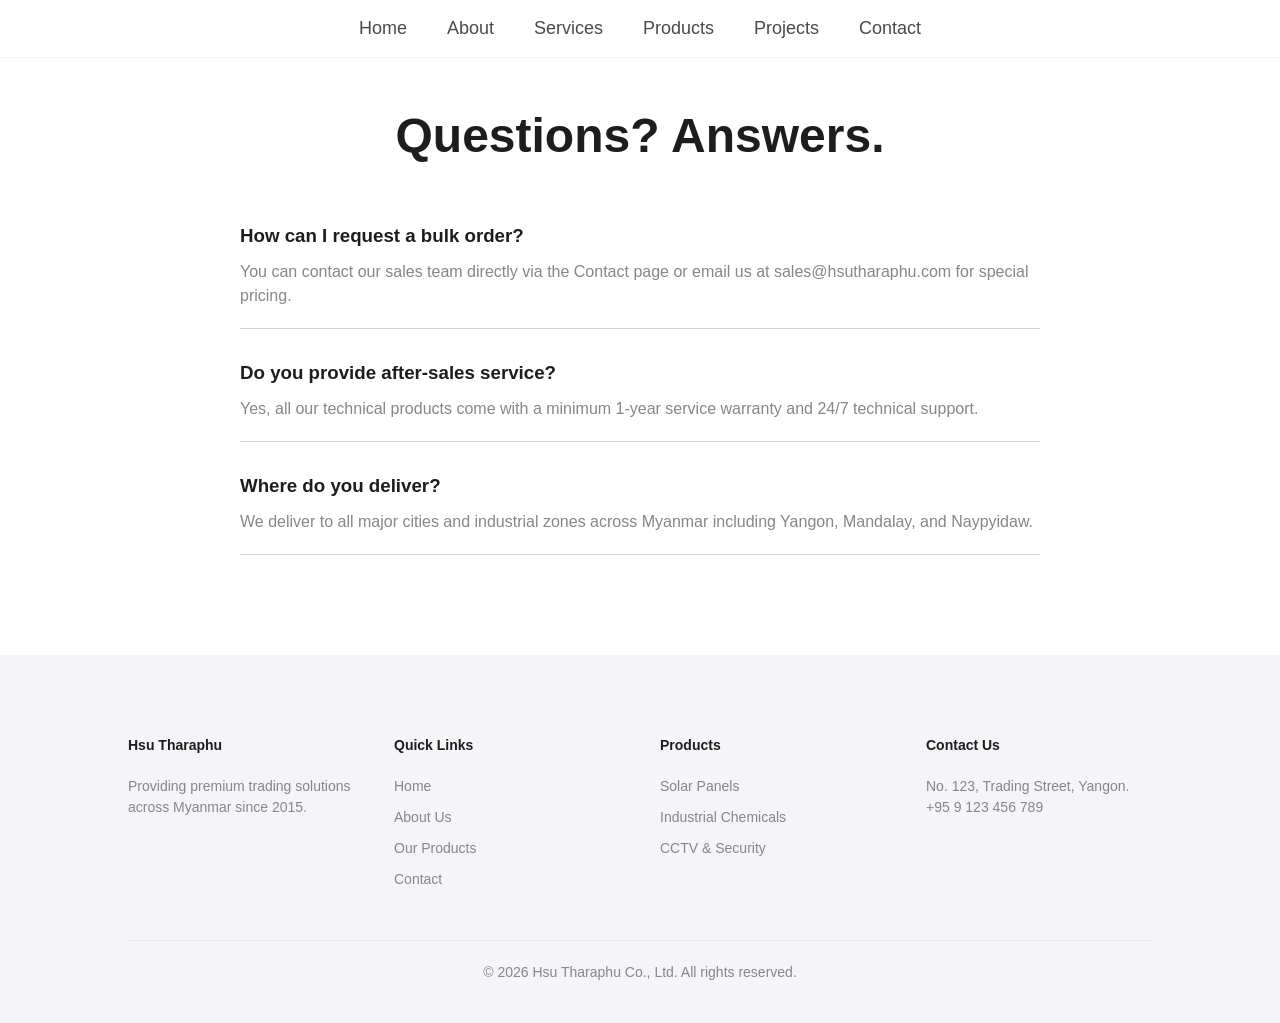
<file: faq.html>
<!DOCTYPE html>
<html lang="en">
<head>
    <meta charset="UTF-8">
    <meta name="viewport" content="width=device-width, initial-scale=1.0">
    <title>FAQ | Hsu Tharaphu</title>
    <link rel="stylesheet" href="style.css">
</head>
<body>
    <nav><a href="index.html">Home</a><a href="about.html">About</a><a href="services.html">Services</a><a href="products.html">Products</a><a href="projects.html">Projects</a><a href="contact.html">Contact</a></nav>

    <section style="max-width: 800px; margin: 100px auto;">
        <h1 style="font-size: 3rem; text-align: center; margin-bottom: 50px;">Questions? Answers.</h1>
        
        <div style="margin-bottom: 30px; border-bottom: 1px solid #d2d2d7; padding-bottom: 20px;">
            <h3>How can I request a bulk order?</h3>
            <p style="color: var(--gray); margin-top: 10px;">You can contact our sales team directly via the Contact page or email us at sales@hsutharaphu.com for special pricing.</p>
        </div>

        <div style="margin-bottom: 30px; border-bottom: 1px solid #d2d2d7; padding-bottom: 20px;">
            <h3>Do you provide after-sales service?</h3>
            <p style="color: var(--gray); margin-top: 10px;">Yes, all our technical products come with a minimum 1-year service warranty and 24/7 technical support.</p>
        </div>

        <div style="margin-bottom: 30px; border-bottom: 1px solid #d2d2d7; padding-bottom: 20px;">
            <h3>Where do you deliver?</h3>
            <p style="color: var(--gray); margin-top: 10px;">We deliver to all major cities and industrial zones across Myanmar including Yangon, Mandalay, and Naypyidaw.</p>
        </div>
    </section>
</body>
</html>
<footer>
    <div class="footer-grid">
        <div class="footer-column">
            <h4>Hsu Tharaphu</h4>
            <p>Providing premium trading solutions across Myanmar since 2015.</p>
        </div>
        <div class="footer-column">
            <h4>Quick Links</h4>
            <ul>
                <li><a href="index.html">Home</a></li>
                <li><a href="about.html">About Us</a></li>
                <li><a href="products.html">Our Products</a></li>
                <li><a href="contact.html">Contact</a></li>
            </ul>
        </div>
        <div class="footer-column">
            <h4>Products</h4>
            <ul>
                <li><a href="products.html">Solar Panels</a></li>
                <li><a href="products.html">Industrial Chemicals</a></li>
                <li><a href="products.html">CCTV & Security</a></li>
            </ul>
        </div>
        <div class="footer-column">
            <h4>Contact Us</h4>
            <p>No. 123, Trading Street, Yangon.<br>+95 9 123 456 789</p>
        </div>
    </div>
    <hr style="opacity: 0.1; margin-bottom: 20px;">
    <p style="text-align: center;">© 2026 Hsu Tharaphu Co., Ltd. All rights reserved.</p>
</footer>

<!-- Scroll to Top Button -->
<button id="scrollTop" onclick="window.scrollTo({top: 0, behavior: 'smooth'})">↑</button>

<script>
    // Scroll လုပ်ရင် ခလုတ်လေး ပေါ်လာစေဖို့
    window.onscroll = function() {
        let btn = document.getElementById("scrollTop");
        if (document.body.scrollTop > 300 || document.documentElement.scrollTop > 300) {
            btn.style.display = "flex";
        } else {
            btn.style.display = "none";
        }
    };
</script>
</file>
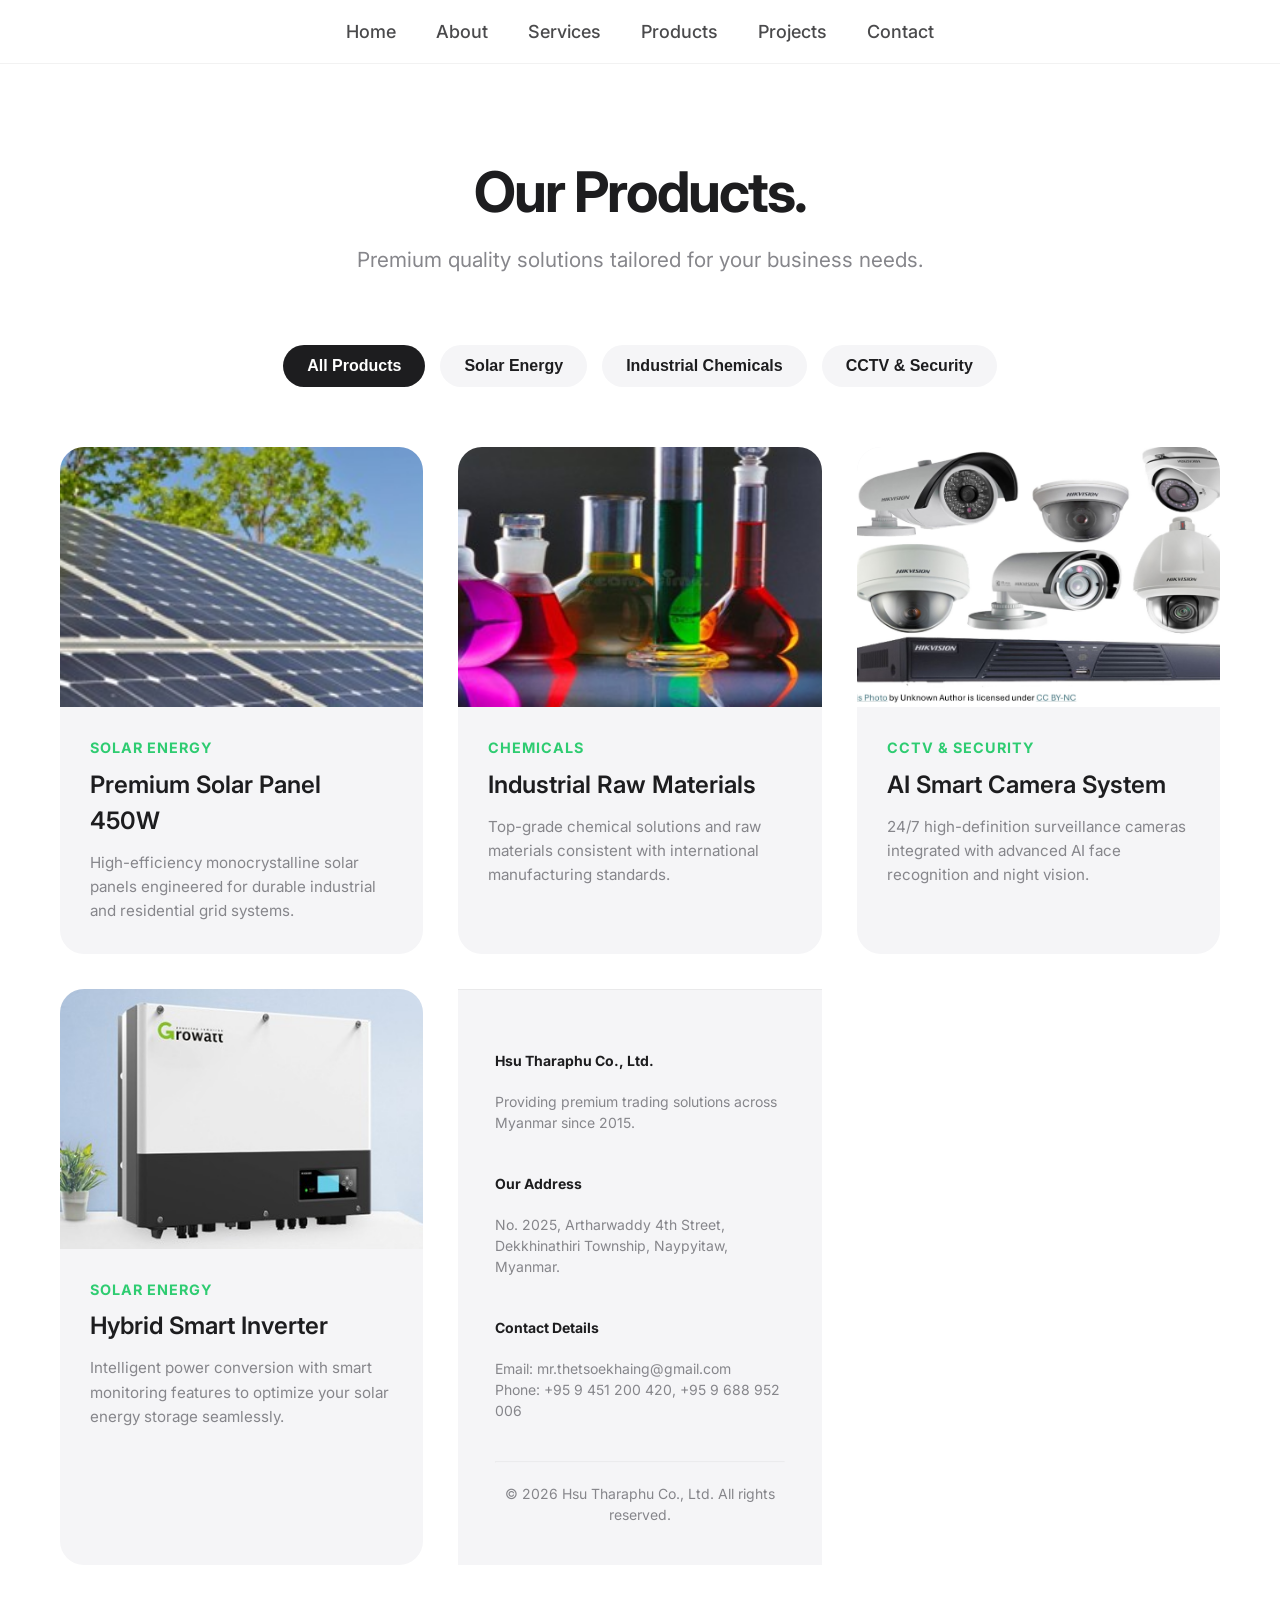
<file: products.html>
<!DOCTYPE html>
<html lang="en">
<head>
    <meta charset="UTF-8">
    <meta name="viewport" content="width=device-width, initial-scale=1.0">
    <title>Products | Hsu Tharaphu Co., Ltd.</title>
    <link rel="stylesheet" href="style.css">
    <link href="https://fonts.googleapis.com/css2?family=Inter:wght@300;400;600;700&display=swap" rel="stylesheet">
    <style>
        :root { --primary-green: #2ecc71; --dark: #1d1d1f; --gray: #86868b; --light-bg: #f5f5f7; }
        body { font-family: 'Inter', sans-serif; margin: 0; background: #fff; color: var(--dark); }
        
        nav { background: rgba(255, 255, 255, 0.8); backdrop-filter: blur(20px); position: fixed; top: 0; width: 100%; z-index: 1000; display: flex; justify-content: center; padding: 18px 0; border-bottom: 1px solid rgba(0,0,0,0.05); }
        nav a { color: var(--dark); text-decoration: none; font-size: 18px; font-weight: 500; margin: 0 20px; transition: 0.3s; }
        nav a:hover { color: var(--primary-green); }

        .products-hero { padding: 150px 20px 40px; text-align: center; }
        .products-hero h1 { font-size: 3.5rem; font-weight: 700; letter-spacing: -2px; margin: 0; }
        .products-hero p { font-size: 1.3rem; color: var(--gray); margin-top: 10px; }

        .tab-container { display: flex; justify-content: center; gap: 15px; margin: 30px auto 60px; max-width: 800px; padding: 0 20px; }
        .tab-btn { padding: 12px 24px; border: none; background: var(--light-bg); color: var(--dark); border-radius: 30px; font-size: 1rem; font-weight: 600; cursor: pointer; transition: 0.3s; }
        .tab-btn:hover { background: #e8e8ed; }
        .tab-btn.active { background: var(--dark); color: white; }

        .products-wrapper { max-width: 1200px; margin: 0 auto 100px; padding: 0 20px; box-sizing: border-box; }
        .products-grid { display: grid; grid-template-columns: repeat(auto-fill, minmax(320px, 1fr)); gap: 35px; }
        
        .product-card { background: var(--light-bg); border-radius: 24px; overflow: hidden; transition: 0.4s ease; display: block; }
        .product-card:hover { transform: translateY(-10px); box-shadow: 0 20px 40px rgba(0,0,0,0.08); }
        
        /* ပုံမရှိရင်တောင် လှပနေစေမယ့် Box ပုံစံ ပြင်ဆင်ထားပါတယ် */
        .product-img-box { height: 260px; overflow: hidden; background: #e8e8ed; display: flex; align-items: center; justify-content: center; color: #bcccbd; font-weight: 600; }
        .product-img-box img { width: 100%; height: 100%; object-fit: cover; display: block; }

        .product-info { padding: 30px; }
        .product-info h4 { color: var(--primary-green); margin: 0 0 8px; font-size: 0.9rem; text-transform: uppercase; letter-spacing: 1px; }
        .product-info h3 { margin: 0 0 12px; font-size: 1.5rem; font-weight: 600; }
        .product-info p { margin: 0; color: var(--gray); font-size: 0.95rem; line-height: 1.6; }

        footer { background: var(--light-bg); padding: 60px 10% 40px; color: var(--gray); font-size: 14px; border-top: 1px solid rgba(0,0,0,0.05); }
        .footer-grid { display: grid; grid-template-columns: repeat(auto-fit, minmax(250px, 1fr)); gap: 40px; margin-bottom: 40px; }
        .footer-column h4 { color: var(--dark); margin-bottom: 20px; }

        @media (max-width: 768px) {
            .products-hero h1 { font-size: 2.5rem; }
            .tab-container { overflow-x: auto; justify-content: flex-start; white-space: nowrap; padding-bottom: 10px; }
            .tab-btn { padding: 10px 20px; font-size: 0.9rem; }
        }
    </style>
</head>
<body>

    <nav>
        <a href="index.html">Home</a>
        <a href="about.html">About</a>
        <a href="services.html">Services</a>
        <a href="products.html">Products</a>
        <a href="projects.html">Projects</a>
        <a href="contact.html">Contact</a>
    </nav>

    <header class="products-hero">
        <h1>Our Products.</h1>
        <p>Premium quality solutions tailored for your business needs.</p>
    </header>

    <div class="tab-container">
        <button class="tab-btn active" onclick="filterProducts('all')">All Products</button>
        <button class="tab-btn" onclick="filterProducts('solar')">Solar Energy</button>
        <button class="tab-btn" onclick="filterProducts('chemical')">Industrial Chemicals</button>
        <button class="tab-btn" onclick="filterProducts('security')">CCTV & Security</button>
    </div>

    <div class="products-wrapper">
        <div class="products-grid">
            
            <!-- Product 1: Solar -->
<div class="product-card" data-category="solar">
    <div class="product-img-box">
        <!-- အကယ်၍ ပုံက .jpg ဖြစ်လျှင် solar.jpg ၊ .jpeg ဖြစ်လျှင် solar.jpeg ဟု ပြင်ပါ -->
        <img src="./images/solar.jpg" alt="Solar Panel"> 
    </div>
    <div class="product-info">
        <h4>Solar Energy</h4>
        <h3>Premium Solar Panel 450W</h3>
        <p>High-efficiency monocrystalline solar panels engineered for durable industrial and residential grid systems.</p>
    </div>
</div>

<!-- Product 2: Chemical -->
<div class="product-card" data-category="chemical">
    <div class="product-img-box">
        <!-- သင့် folder ထဲက အမည်အတိုင်း chemicals.jpg (သို့) chemicals.jpeg ဟု ပြင်ပါ -->
        <img src="./images/chemicals.jpg" alt="Industrial Chemicals">
    </div>
    <div class="product-info">
        <h4>Chemicals</h4>
        <h3>Industrial Raw Materials</h3>
        <p>Top-grade chemical solutions and raw materials consistent with international manufacturing standards.</p>
    </div>
</div>

<!-- Product 3: Security -->
<div class="product-card" data-category="security">
    <div class="product-img-box">
        <!-- သင့် folder ထဲက အမည်အတိုင်း cctv.jpg (သို့) cctv.jpeg ဟု ပြင်ပါ -->
        <img src="././images/cctv.jpg" alt="CCTV Security">
    </div>
    <div class="product-info">
        <h4>CCTV & Security</h4>
        <h3>AI Smart Camera System</h3>
        <p>24/7 high-definition surveillance cameras integrated with advanced AI face recognition and night vision.</p>
    </div>
</div>

<!-- Product 4: Solar Inverter -->
<div class="product-card" data-category="solar">
    <div class="product-img-box">
        <!-- သင့် folder ထဲက အမည်အတိုင်း inverter.jpg (သို့) inverter.jpeg ဟု ပြင်ပါ -->
        <img src="./images/inverter.jpg" alt="Solar Inverter">
    </div>
    <div class="product-info">
        <h4>Solar Energy</h4>
        <h3>Hybrid Smart Inverter</h3>
        <p>Intelligent power conversion with smart monitoring features to optimize your solar energy storage seamlessly.</p>

        </div>
    </div>

    <footer>
        <div class="footer-grid">
            <div class="footer-column">
                <h4 style="color: var(--dark);">Hsu Tharaphu Co., Ltd.</h4>
                <p>Providing premium trading solutions across Myanmar since 2015.</p>
            </div>
            <div class="footer-column">
                <h4>Our Address</h4>
                <p>No. 2025, Artharwaddy 4th Street, Dekkhinathiri Township, Naypyitaw, Myanmar.</p>
            </div>
            <div class="footer-column">
                <h4>Contact Details</h4>
                <p>
                    Email: mr.thetsoekhaing@gmail.com<br>
                    Phone: +95 9 451 200 420, +95 9 688 952 006
                </p>
            </div>
        </div>
        <hr style="opacity: 0.1; margin-bottom: 20px;">
        <p style="text-align: center;">© 2026 Hsu Tharaphu Co., Ltd. All rights reserved.</p>
    </footer>

    <script>
        function filterProducts(category) {
            const buttons = document.querySelectorAll('.tab-btn');
            buttons.forEach(btn => btn.classList.remove('active'));
            
            // click ဖြစ်တဲ့ button ကို active ပြောင်းခြင်း
            if(event) {
                event.target.classList.add('active');
            }

            const cards = document.querySelectorAll('.product-card');
            cards.forEach(card => {
                if (category === 'all') {
                    card.style.display = 'block';
                } else {
                    if (card.getAttribute('data-category') === category) {
                        card.style.display = 'block';
                    } else {
                        card.style.display = 'none';
                    }
                }
            });
        }
    </script>

</body>
</html>
</file>
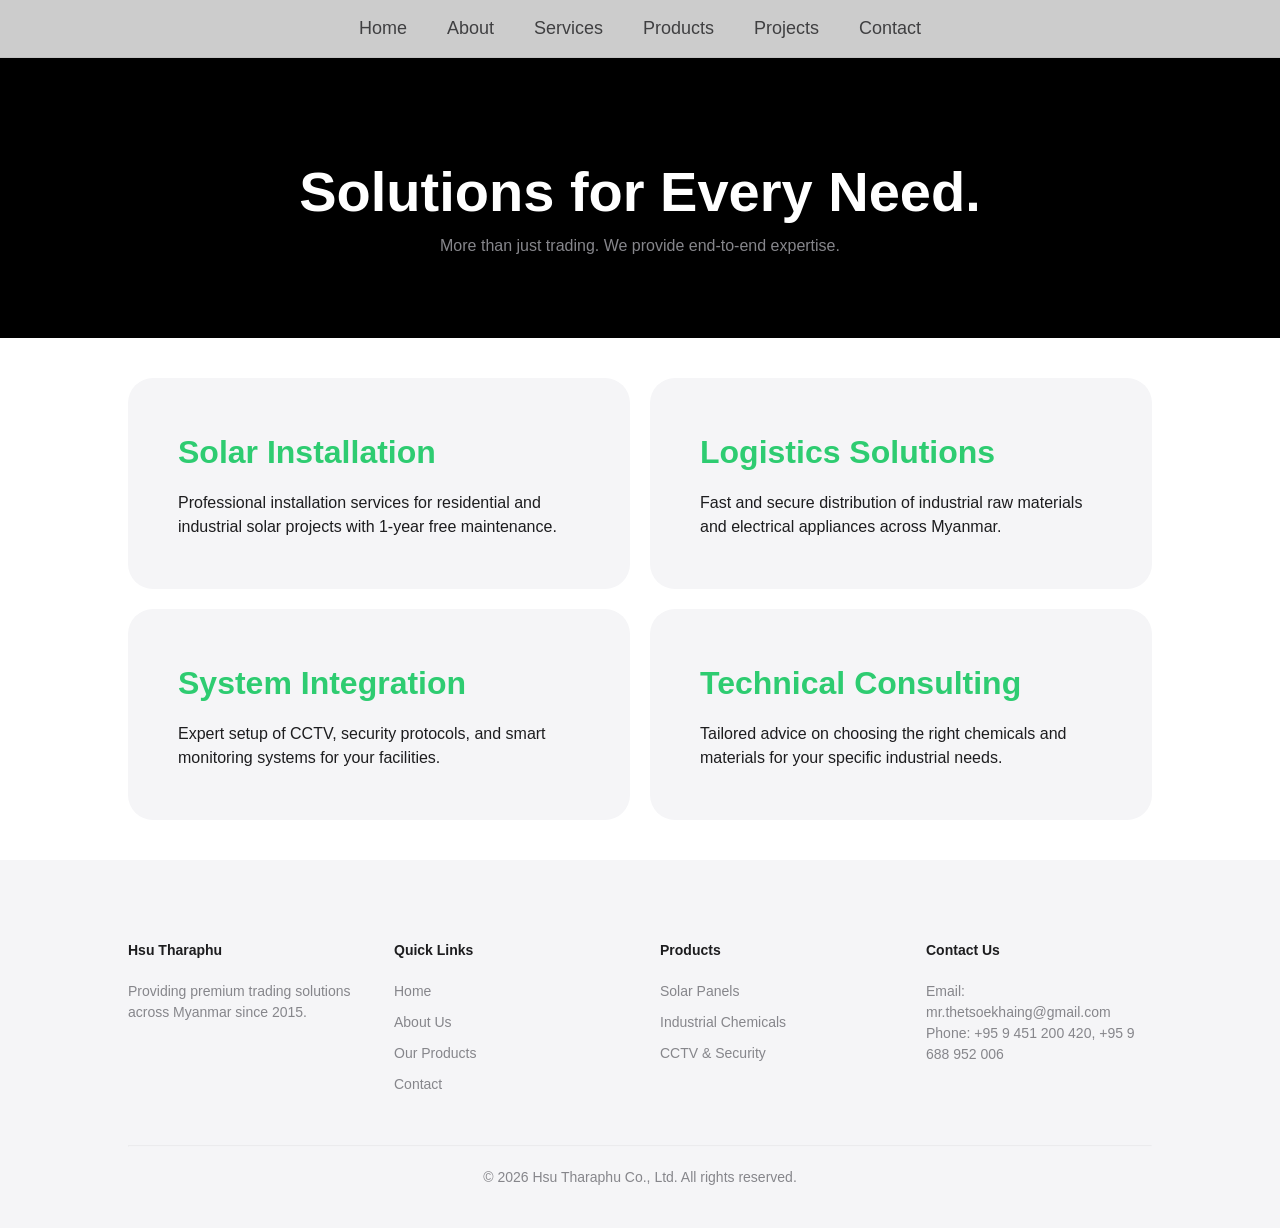
<file: services.html>
<!DOCTYPE html>
<html lang="en">
<head>
    <meta charset="UTF-8">
    <meta name="viewport" content="width=device-width, initial-scale=1.0">
    <title>Services | Hsu Tharaphu</title>
    <link rel="stylesheet" href="style.css">
    <style>
        .service-hero { background: #000; color: #fff; padding: 150px 10% 80px; text-align: center; }
        .service-grid { display: grid; grid-template-columns: repeat(2, 1fr); gap: 20px; padding: 40px 10%; }
        .s-card { background: #f5f5f7; padding: 50px; border-radius: 25px; transition: 0.3s; }
        .s-card:hover { background: #e8e8ed; }
        .s-card h2 { font-size: 2rem; margin-bottom: 15px; color: var(--primary); }
    </style>
</head>
<body>
    <nav><a href="index.html">Home</a><a href="about.html">About</a><a href="services.html">Services</a><a href="products.html">Products</a><a href="projects.html">Projects</a><a href="contact.html">Contact</a></nav>

    <header class="service-hero">
        <h1 style="font-size: 3.5rem;">Solutions for Every Need.</h1>
        <p style="color: var(--gray);">More than just trading. We provide end-to-end expertise.</p>
    </header>

    <div class="service-grid">
        <div class="s-card">
            <h2>Solar Installation</h2>
            <p>Professional installation services for residential and industrial solar projects with 1-year free maintenance.</p>
        </div>
        <div class="s-card">
            <h2>Logistics Solutions</h2>
            <p>Fast and secure distribution of industrial raw materials and electrical appliances across Myanmar.</p>
        </div>
        <div class="s-card">
            <h2>System Integration</h2>
            <p>Expert setup of CCTV, security protocols, and smart monitoring systems for your facilities.</p>
        </div>
        <div class="s-card">
            <h2>Technical Consulting</h2>
            <p>Tailored advice on choosing the right chemicals and materials for your specific industrial needs.</p>
        </div>
    </div>
</body>
</html>
<footer>
    <div class="footer-grid">
        <div class="footer-column">
            <h4>Hsu Tharaphu</h4>
            <p>Providing premium trading solutions across Myanmar since 2015.</p>
        </div>
        <div class="footer-column">
            <h4>Quick Links</h4>
            <ul>
                <li><a href="index.html">Home</a></li>
                <li><a href="about.html">About Us</a></li>
                <li><a href="products.html">Our Products</a></li>
                <li><a href="contact.html">Contact</a></li>
            </ul>
        </div>
        <div class="footer-column">
            <h4>Products</h4>
            <ul>
                <li><a href="products.html">Solar Panels</a></li>
                <li><a href="products.html">Industrial Chemicals</a></li>
                <li><a href="products.html">CCTV & Security</a></li>
            </ul>
        </div>
        <div class="footer-column">
            <h4>Contact Us</h4>
            <p>Email: mr.thetsoekhaing@gmail.com<br>Phone: +95 9 451 200 420, +95 9 688 952 006</p>
        </div>
    </div>
    <hr style="opacity: 0.1; margin-bottom: 20px;">
    <p style="text-align: center;">© 2026 Hsu Tharaphu Co., Ltd. All rights reserved.</p>
</footer>

<!-- Scroll to Top Button -->
<button id="scrollTop" onclick="window.scrollTo({top: 0, behavior: 'smooth'})">↑</button>

<script>
    // Scroll လုပ်ရင် ခလုတ်လေး ပေါ်လာစေဖို့
    window.onscroll = function() {
        let btn = document.getElementById("scrollTop");
        if (document.body.scrollTop > 300 || document.documentElement.scrollTop > 300) {
            btn.style.display = "flex";
        } else {
            btn.style.display = "none";
        }
    };
</script>
</file>
<file: style.css>
/* style.css */
:root {
    --primary: #2ecc71;
    --dark: #1d1d1f;
    --gray: #86868b;
    --light: #f5f5f7;
    --blue: #0071e3;
}

* { margin: 0; padding: 0; box-sizing: border-box; }

body { 
    font-family: 'Inter', -apple-system, sans-serif; 
    background: #fff; 
    color: var(--dark); 
    line-height: 1.5;
    -webkit-font-smoothing: antialiased;
}

/* Smart Navigation */
nav {
    position: fixed; top: 0; width: 100%; z-index: 1000;
    background: rgba(255, 255, 255, 0.8);
    backdrop-filter: saturate(180%) blur(20px);
    border-bottom: 1px solid rgba(0,0,0,0.05);
    display: flex; justify-content: center; padding: 15px 0;
}

nav a {
    color: var(--dark); text-decoration: none; font-size: 18px;
    margin: 0 20px; transition: 0.3s; opacity: 0.8; font-weight: 500; /* စာသားလေး နည်းနည်း ပိုထင်ရှားအောင် weight ထည့်လို့ရပါတယ် */
}
}

nav a:hover { opacity: 1; color: var(--primary); }

/* Animation: Reveal on Scroll */
.reveal {
    opacity: 0;
    transform: translateY(30px);
    transition: 1s all ease;
}

.reveal.active {
    opacity: 1;
    transform: translateY(0);
}

/* Floating Scroll-to-Top Button */
#scrollTop {
    position: fixed; bottom: 30px; right: 30px;
    background: var(--primary); color: white;
    width: 45px; height: 45px; border-radius: 50%;
    display: none; align-items: center; justify-content: center;
    cursor: pointer; box-shadow: 0 4px 12px rgba(0,0,0,0.15);
    z-index: 999; border: none; font-size: 20px;
}

/* Footer Styling */
footer {
    background: var(--light); padding: 80px 10% 40px;
    color: var(--gray); font-size: 14px;
}

.footer-grid {
    display: grid; grid-template-columns: repeat(auto-fit, minmax(200px, 1fr));
    gap: 40px; margin-bottom: 40px;
}

.footer-column h4 { color: var(--dark); margin-bottom: 20px; }
.footer-column ul { list-style: none; }
.footer-column ul li { margin-bottom: 10px; }
.footer-column ul li a { color: var(--gray); text-decoration: none; transition: 0.3s; }
.footer-column ul li a:hover { color: var(--primary); }
</file>
